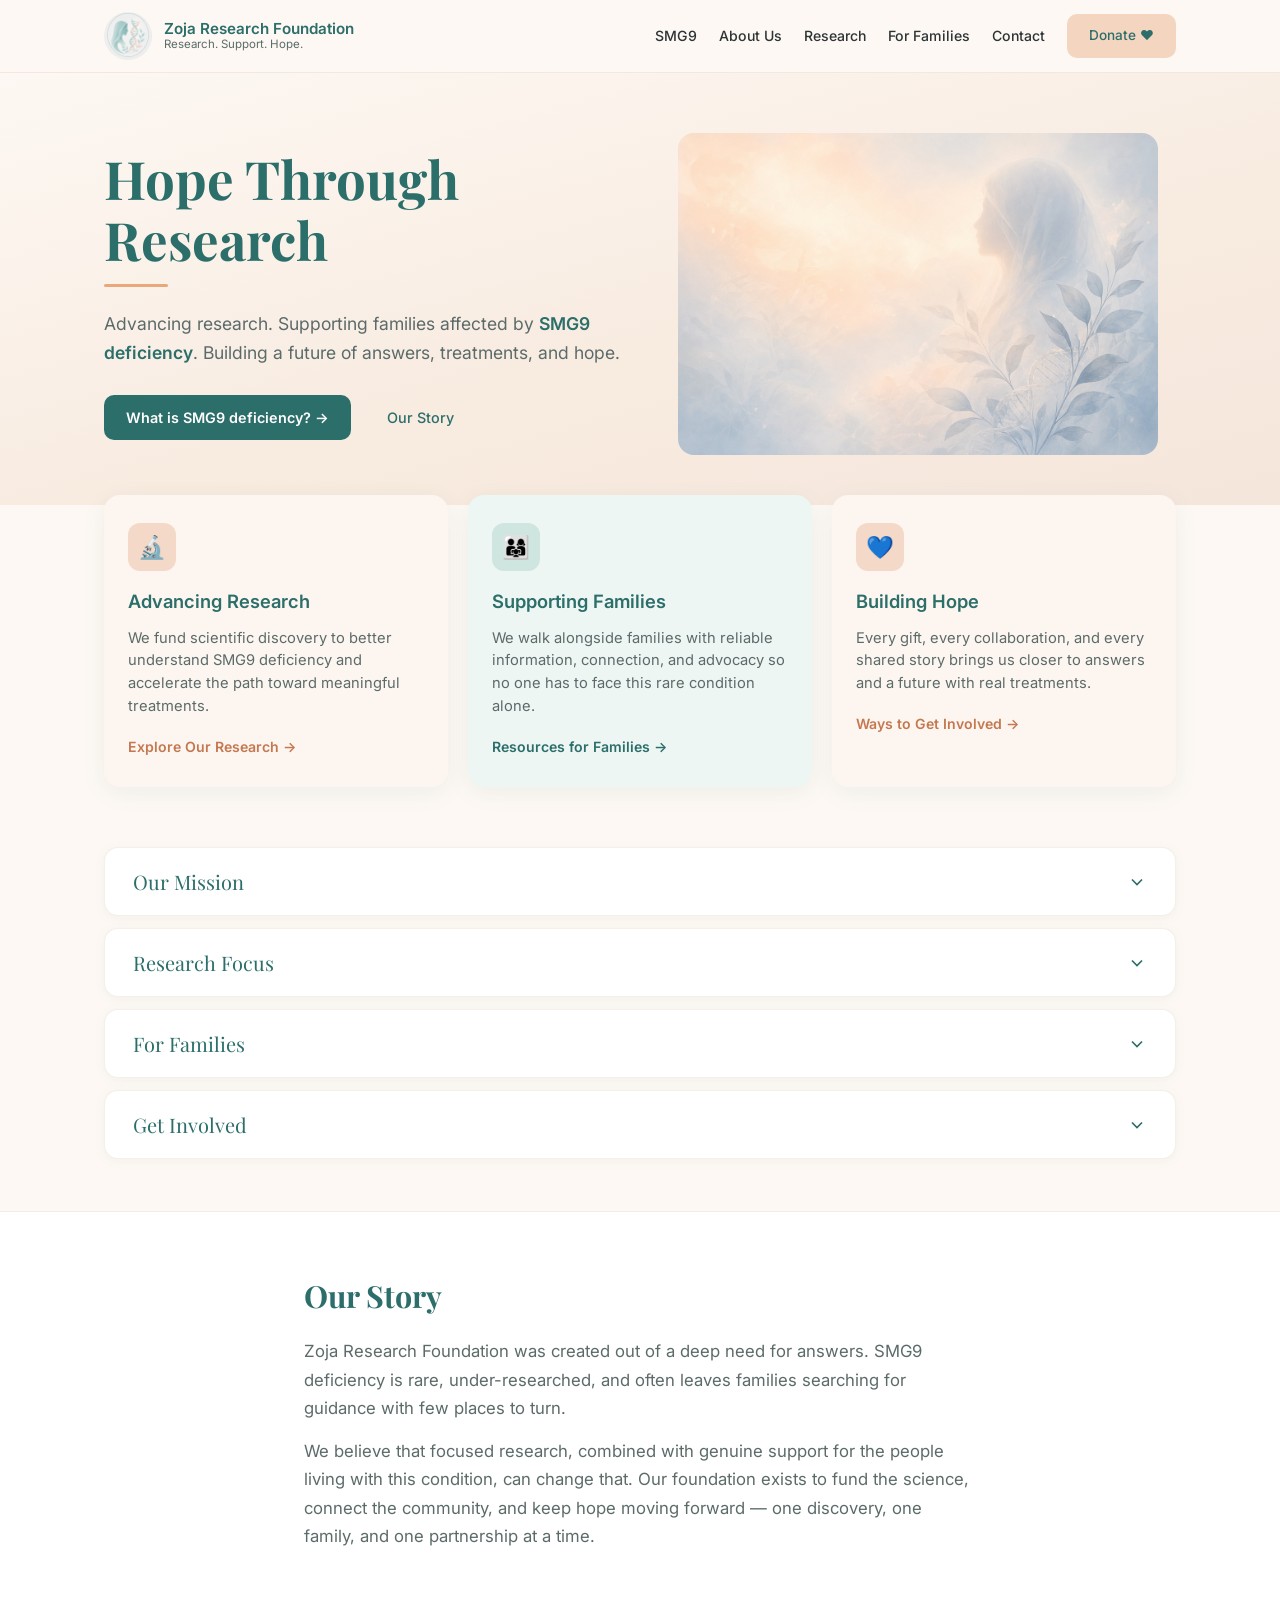
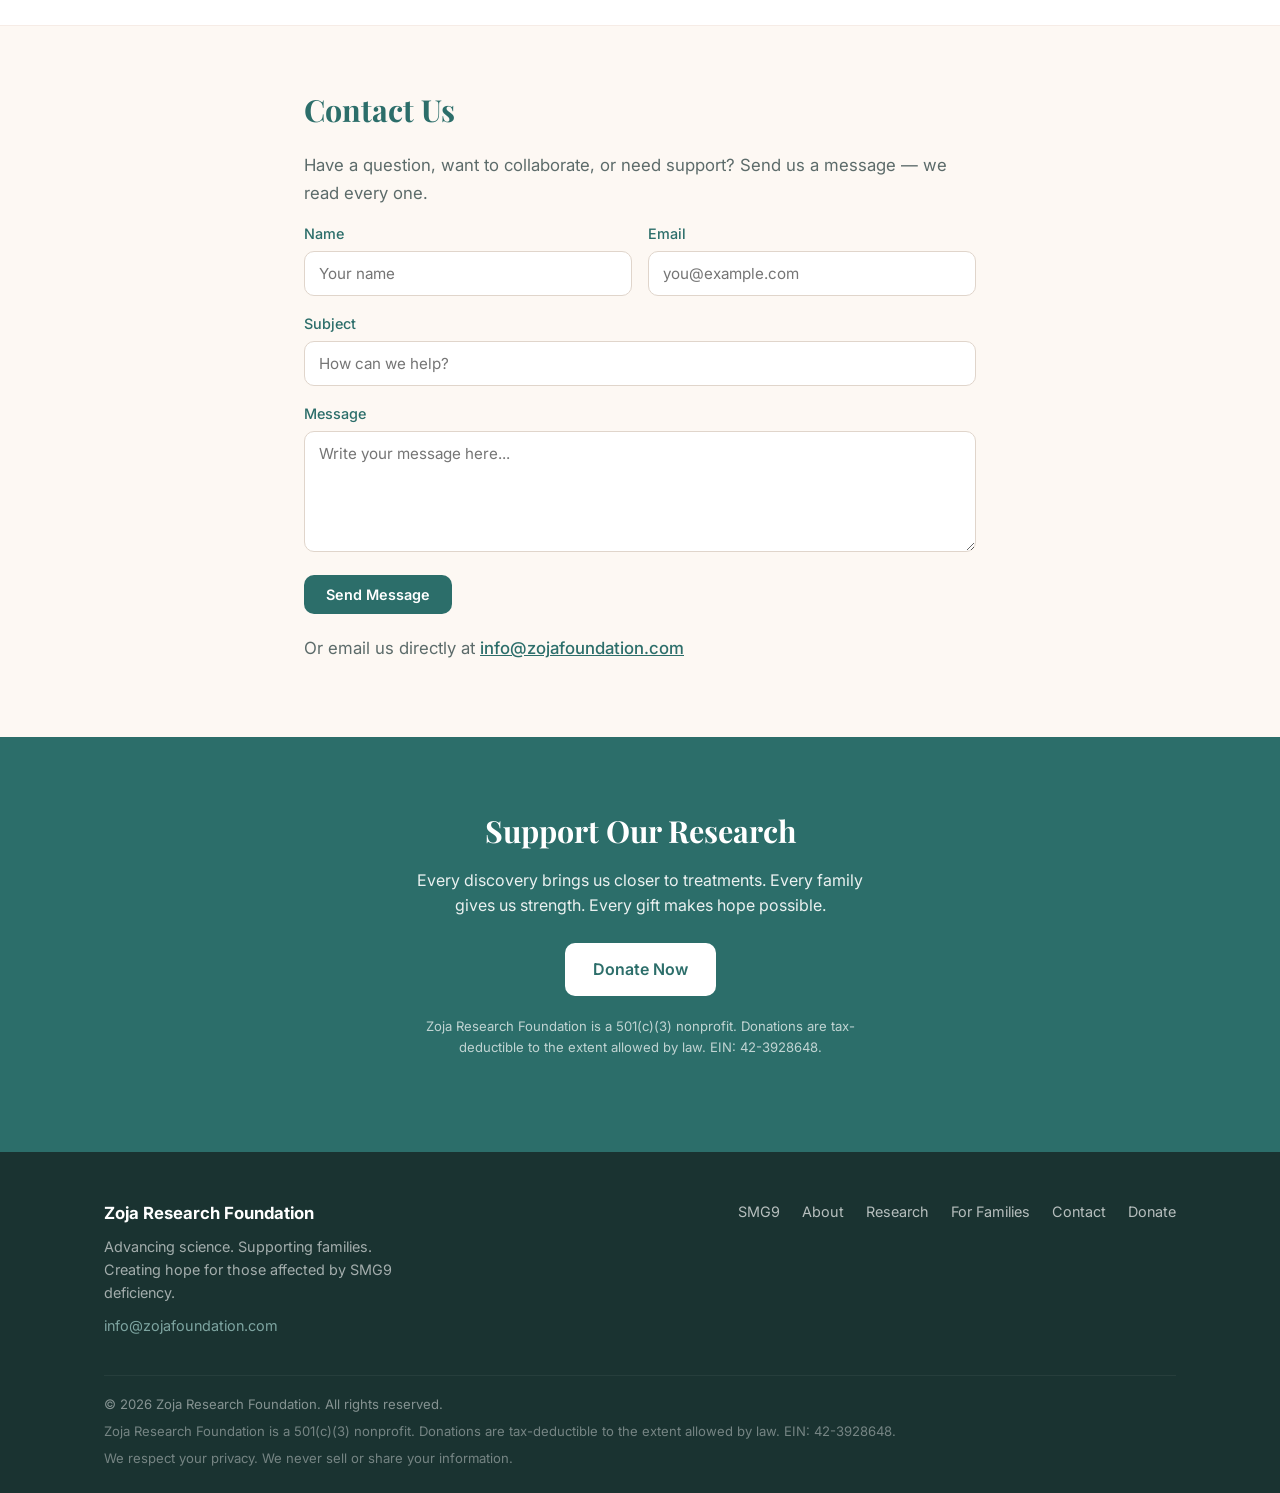
<file: index.html>
<!DOCTYPE html>
<html lang="en">
<head>
  <meta charset="UTF-8" />
  <meta name="viewport" content="width=device-width, initial-scale=1.0" />
  <title>SMG9 Deficiency Research | Zoja Research Foundation</title>
  <meta name="description" content="Zoja Research Foundation funds research into SMG9 deficiency (SMG9 syndrome / heart and brain malformation syndrome) and supports the families living with this rare genetic condition." />
  <link rel="canonical" href="https://zojafoundation.com/" />

  <meta property="og:title" content="SMG9 Deficiency Research | Zoja Research Foundation" />
  <meta property="og:description" content="Funding research into SMG9 deficiency and supporting the families who need answers." />
  <meta property="og:image" content="https://zojafoundation.com/images/share.jpg" />
  <meta property="og:url" content="https://zojafoundation.com" />
  <meta property="og:type" content="website" />
  <meta name="twitter:card" content="summary_large_image" />

  <link rel="stylesheet" href="styles.css" />
  <link rel="icon" href="images/favicon.png" type="image/png" />
  <link rel="apple-touch-icon" href="images/favicon.png" />
  <link rel="preconnect" href="https://fonts.googleapis.com">
  <link rel="preconnect" href="https://fonts.gstatic.com" crossorigin>
  <link href="https://fonts.googleapis.com/css2?family=Inter:wght@400;500;600;700&family=Playfair+Display:wght@600;700&display=swap" rel="stylesheet">
  <script type="application/ld+json">
  {
    "@context": "https://schema.org",
    "@type": "NonprofitOrganization",
    "name": "Zoja Research Foundation",
    "url": "https://zojafoundation.com",
    "email": "info@zojafoundation.com",
    "logo": "https://zojafoundation.com/images/logo.jpg",
    "description": "501(c)(3) nonprofit funding research into SMG9 deficiency and supporting affected families.",
    "nonprofitStatus": "https://schema.org/Nonprofit501c3",
    "taxID": "42-3928648",
    "areaServed": "US"
  }
  </script>
</head>
<body>

  <header class="header">
    <div class="container header-inner">
      <a href="/" class="logo">
        <img src="images/logo.jpg" alt="Zoja Research Foundation logo" class="logo-img" />
        <div class="logo-text">
          <strong>Zoja Research Foundation</strong>
          <span>Research. Support. Hope.</span>
        </div>
      </a>
      <nav class="nav" id="main-nav">
        <a href="/smg9/">SMG9</a>
        <a href="#mission" data-accordion="mission">About Us</a>
        <a href="#research" data-accordion="research">Research</a>
        <a href="#families" data-accordion="families">For Families</a>
        <a href="#contact">Contact</a>
        <a href="/donate" target="_blank" rel="noopener noreferrer" class="btn btn-donate">Donate ♥</a>
      </nav>
      <button class="mobile-menu-btn" id="menu-btn" aria-label="Toggle menu" aria-expanded="false">
        <span></span><span></span><span></span>
      </button>
    </div>
  </header>

  <section class="hero">
    <div class="container hero-grid">
      <div class="hero-content">
        <h1>Hope Through Research</h1>
        <div class="hero-underline"></div>
        <p class="hero-lead">
          Advancing research. Supporting families affected by <strong>SMG9 deficiency</strong>. Building a future of answers, treatments, and hope.
        </p>
        <div class="hero-actions">
          <a href="/smg9/" class="btn btn-primary">What is SMG9 deficiency? →</a>
          <a href="#story" class="btn btn-ghost">Our Story</a>
        </div>
      </div>
      <div class="hero-image">
        <img src="images/zoja.jpg" alt="Soft illustration representing hope, care, and research for SMG9 deficiency" />
      </div>
    </div>
  </section>

  <section class="cards-section">
    <div class="container">
      <div class="cards">
        <div class="card card-peach">
          <div class="card-icon-wrap peach">🔬</div>
          <h3>Advancing Research</h3>
          <p>We fund scientific discovery to better understand SMG9 deficiency and accelerate the path toward meaningful treatments.</p>
          <a href="#research" data-accordion="research" class="card-link">Explore Our Research →</a>
        </div>
        <div class="card card-mint">
          <div class="card-icon-wrap mint">👨‍👩‍👧</div>
          <h3>Supporting Families</h3>
          <p>We walk alongside families with reliable information, connection, and advocacy so no one has to face this rare condition alone.</p>
          <a href="#families" data-accordion="families" class="card-link">Resources for Families →</a>
        </div>
        <div class="card card-peach">
          <div class="card-icon-wrap peach">💙</div>
          <h3>Building Hope</h3>
          <p>Every gift, every collaboration, and every shared story brings us closer to answers and a future with real treatments.</p>
          <a href="#get-involved" data-accordion="get-involved" class="card-link">Ways to Get Involved →</a>
        </div>
      </div>
    </div>
  </section>

  <section class="accordion-section">
    <div class="container">
      <div class="accordion-item" id="mission">
        <button class="accordion-header" aria-expanded="false">
          <span>Our Mission</span>
          <svg class="accordion-icon" width="20" height="20" viewBox="0 0 24 24" fill="none" stroke="currentColor" stroke-width="2"><path d="M6 9l6 6 6-6"/></svg>
        </button>
        <div class="accordion-content">
          <div class="accordion-body">
            <p>Zoja Research Foundation exists to fund patient-centered research into SMG9 deficiency and to support the families living with this rare genetic condition.</p>
            <p>We bring together scientists, clinicians, and families with one shared goal: to uncover answers, advance potential therapies, and make sure no family has to navigate this journey alone.</p>
            <p>Our work is rooted in both rigorous science and deep compassion. Progress in rare disease research depends on focused investment and collaboration — and that is exactly what we are here to drive.</p>
          </div>
        </div>
      </div>

      <div class="accordion-item" id="research">
        <button class="accordion-header" aria-expanded="false">
          <span>Research Focus</span>
          <svg class="accordion-icon" width="20" height="20" viewBox="0 0 24 24" fill="none" stroke="currentColor" stroke-width="2"><path d="M6 9l6 6 6-6"/></svg>
        </button>
        <div class="accordion-content">
          <div class="accordion-body">
            <p>SMG9 deficiency is a rare genetic condition with limited existing research and no established treatments. We focus our efforts on the areas most likely to move the field forward. <a href="/smg9/" class="card-link">Read our SMG9 overview →</a></p>
            <div class="research-list">
              <div class="research-item">
                <h3>Gene Therapy Approaches</h3>
                <p>Supporting exploration of strategies such as AAV-based delivery and readthrough approaches that could one day address the underlying genetic cause.</p>
              </div>
              <div class="research-item">
                <h3>Disease Models</h3>
                <p>Helping develop cellular and animal models so researchers can better study SMG9 function and test potential treatments safely and effectively.</p>
              </div>
              <div class="research-item">
                <h3>Collaborative Science</h3>
                <p>Building partnerships with academic labs and research institutions to share knowledge, reduce duplication, and accelerate progress for this rare condition.</p>
              </div>
            </div>
          </div>
        </div>
      </div>

      <div class="accordion-item" id="families">
        <button class="accordion-header" aria-expanded="false">
          <span>For Families</span>
          <svg class="accordion-icon" width="20" height="20" viewBox="0 0 24 24" fill="none" stroke="currentColor" stroke-width="2"><path d="M6 9l6 6 6-6"/></svg>
        </button>
        <div class="accordion-content">
          <div class="accordion-body">
            <p>If your family is affected by SMG9 deficiency, you are not alone.</p>
            <p>We are here to help you find reliable information, connect with others who understand, and advocate for the research and care your family deserves. Whether you are newly diagnosed or have been on this path for years, our door is open.</p>
            <p>Rare conditions can feel isolating. Our goal is to make sure families have a place to turn — for knowledge, for community, and for hope.</p>
            <a href="#contact" class="btn btn-primary" style="margin-top: 1.25rem;">Connect With Us</a>
          </div>
        </div>
      </div>

      <div class="accordion-item" id="get-involved">
        <button class="accordion-header" aria-expanded="false">
          <span>Get Involved</span>
          <svg class="accordion-icon" width="20" height="20" viewBox="0 0 24 24" fill="none" stroke="currentColor" stroke-width="2"><path d="M6 9l6 6 6-6"/></svg>
        </button>
        <div class="accordion-content">
          <div class="accordion-body">
            <p>Progress in rare disease research depends on people who choose to act. There are several meaningful ways to help.</p>
            <div class="involve-grid">
              <div class="involve-card">
                <h3>Donate</h3>
                <p>Your gift directly supports research into SMG9 deficiency and helps sustain the families who need answers most.</p>
                <a href="/donate" target="_blank" rel="noopener noreferrer" class="card-link">Make a Gift →</a>
              </div>
              <div class="involve-card">
                <h3>Share Our Story</h3>
                <p>Help raise awareness. Sharing information about SMG9 deficiency and our mission brings new supporters and researchers into the work.</p>
              </div>
              <div class="involve-card">
                <h3>Partner With Us</h3>
                <p>Researchers, clinicians, and organizations interested in collaboration are warmly invited to reach out.</p>
                <a href="#contact" class="card-link">Contact Us →</a>
              </div>
            </div>
          </div>
        </div>
      </div>
    </div>
  </section>

  <section id="story" class="section story-section">
    <div class="container narrow">
      <h2>Our Story</h2>
      <p>Zoja Research Foundation was created out of a deep need for answers. SMG9 deficiency is rare, under-researched, and often leaves families searching for guidance with few places to turn.</p>
      <p>We believe that focused research, combined with genuine support for the people living with this condition, can change that. Our foundation exists to fund the science, connect the community, and keep hope moving forward — one discovery, one family, and one partnership at a time.</p>
    </div>
  </section>

  <section id="contact" class="section">
    <div class="container narrow">
      <h2>Contact Us</h2>
      <p class="section-lead">Have a question, want to collaborate, or need support? Send us a message — we read every one.</p>
      <form id="contact-form" action="https://formspree.io/f/mwlezavn" method="POST" class="contact-form">
        <div class="form-row">
          <div class="form-group">
            <label for="name">Name</label>
            <input type="text" id="name" name="name" required placeholder="Your name">
          </div>
          <div class="form-group">
            <label for="email">Email</label>
            <input type="email" id="email" name="email" required placeholder="you@example.com">
          </div>
        </div>
        <div class="form-group">
          <label for="subject">Subject</label>
          <input type="text" id="subject" name="subject" placeholder="How can we help?">
        </div>
        <div class="form-group">
          <label for="message">Message</label>
          <textarea id="message" name="message" rows="5" required placeholder="Write your message here..."></textarea>
        </div>
        <button type="submit" class="btn btn-primary" id="submit-btn">Send Message</button>
      </form>
      <div id="form-success" class="form-success" hidden>
        <div class="success-icon">✓</div>
        <h3>Thank you</h3>
        <p>Your message has been sent. We’ll get back to you as soon as we can.</p>
      </div>
      <p class="contact-note">Or email us directly at <a href="mailto:info@zojafoundation.com">info@zojafoundation.com</a></p>
    </div>
  </section>

  <section id="donate" class="donate-cta">
    <div class="container">
      <h2>Support Our Research</h2>
      <p>Every discovery brings us closer to treatments. Every family gives us strength. Every gift makes hope possible.</p>
      <a href="/donate" target="_blank" rel="noopener noreferrer" class="btn btn-white">Donate Now</a>
      <p class="note">Zoja Research Foundation is a 501(c)(3) nonprofit. Donations are tax-deductible to the extent allowed by law. EIN: 42-3928648.</p>
    </div>
  </section>

  <footer class="footer">
    <div class="container">
      <div class="footer-grid">
        <div class="footer-brand">
          <strong>Zoja Research Foundation</strong>
          <p>Advancing science. Supporting families. Creating hope for those affected by SMG9 deficiency.</p>
          <p class="footer-email"><a href="mailto:info@zojafoundation.com">info@zojafoundation.com</a></p>
        </div>
        <div class="footer-links">
          <a href="/smg9/">SMG9</a>
          <a href="#mission" data-accordion="mission">About</a>
          <a href="#research" data-accordion="research">Research</a>
          <a href="#families" data-accordion="families">For Families</a>
          <a href="#contact">Contact</a>
          <a href="/donate" target="_blank" rel="noopener noreferrer">Donate</a>
        </div>
      </div>
      <div class="footer-bottom">
        <p>&copy; 2026 Zoja Research Foundation. All rights reserved.</p>
        <p class="privacy-note">Zoja Research Foundation is a 501(c)(3) nonprofit. Donations are tax-deductible to the extent allowed by law. EIN: 42-3928648.</p>
        <p class="privacy-note">We respect your privacy. We never sell or share your information.</p>
      </div>
    </div>
  </footer>

  <script>
    const menuBtn = document.getElementById('menu-btn');
    const nav = document.getElementById('main-nav');
    const HEADER_OFFSET = 100;

    menuBtn.addEventListener('click', () => {
      const isOpen = nav.classList.toggle('open');
      menuBtn.classList.toggle('open');
      menuBtn.setAttribute('aria-expanded', isOpen);
    });

    function closeAllAccordions() {
      document.querySelectorAll('.accordion-item').forEach(item => {
        item.classList.remove('open');
        item.querySelector('.accordion-header').setAttribute('aria-expanded', 'false');
      });
    }

    function openAccordion(id) {
      closeAllAccordions();
      const item = document.getElementById(id);
      if (item) {
        item.classList.add('open');
        item.querySelector('.accordion-header').setAttribute('aria-expanded', 'true');
      }
    }

    function scrollToElement(el) {
      const top = el.getBoundingClientRect().top + window.scrollY - HEADER_OFFSET;
      window.scrollTo({ top: Math.max(0, top), behavior: 'smooth' });
    }

    document.querySelectorAll('.accordion-header').forEach(header => {
      header.addEventListener('click', () => {
        const item = header.parentElement;
        const isOpen = item.classList.contains('open');
        closeAllAccordions();
        if (!isOpen) {
          item.classList.add('open');
          header.setAttribute('aria-expanded', 'true');
        }
      });
    });

    document.querySelectorAll('[data-accordion]').forEach(link => {
      link.addEventListener('click', (e) => {
        const id = link.getAttribute('data-accordion');
        const target = document.getElementById(id);
        if (!target) return;
        e.preventDefault();
        nav.classList.remove('open');
        menuBtn.classList.remove('open');
        menuBtn.setAttribute('aria-expanded', 'false');
        openAccordion(id);
        setTimeout(() => { scrollToElement(target); }, 230);
        history.pushState(null, '', '#' + id);
      });
    });

    document.querySelectorAll('a[href="#contact"], a[href="#story"]').forEach(link => {
      link.addEventListener('click', (e) => {
        const target = document.querySelector(link.getAttribute('href'));
        if (!target) return;
        e.preventDefault();
        nav.classList.remove('open');
        menuBtn.classList.remove('open');
        menuBtn.setAttribute('aria-expanded', 'false');
        scrollToElement(target);
        history.pushState(null, '', link.getAttribute('href'));
      });
    });

    const form = document.getElementById('contact-form');
    const success = document.getElementById('form-success');
    const submitBtn = document.getElementById('submit-btn');

    if (form) {
      form.addEventListener('submit', async (e) => {
        e.preventDefault();
        submitBtn.disabled = true;
        submitBtn.textContent = 'Sending…';
        try {
          const data = new FormData(form);
          const res = await fetch(form.action, {
            method: 'POST',
            body: data,
            headers: { 'Accept': 'application/json' }
          });
          if (res.ok) {
            form.hidden = true;
            success.hidden = false;
          } else {
            submitBtn.disabled = false;
            submitBtn.textContent = 'Send Message';
            alert('Something went wrong. Please try again or email us directly.');
          }
        } catch (err) {
          submitBtn.disabled = false;
          submitBtn.textContent = 'Send Message';
          alert('Something went wrong. Please try again or email us directly.');
        }
      });
    }

    if (window.location.hash) {
      const id = window.location.hash.slice(1);
      const target = document.getElementById(id);
      if (target) {
        if (target.classList.contains('accordion-item')) openAccordion(id);
        setTimeout(() => { scrollToElement(target); }, 150);
      }
    }
  </script>
</body>
</html>
</file>
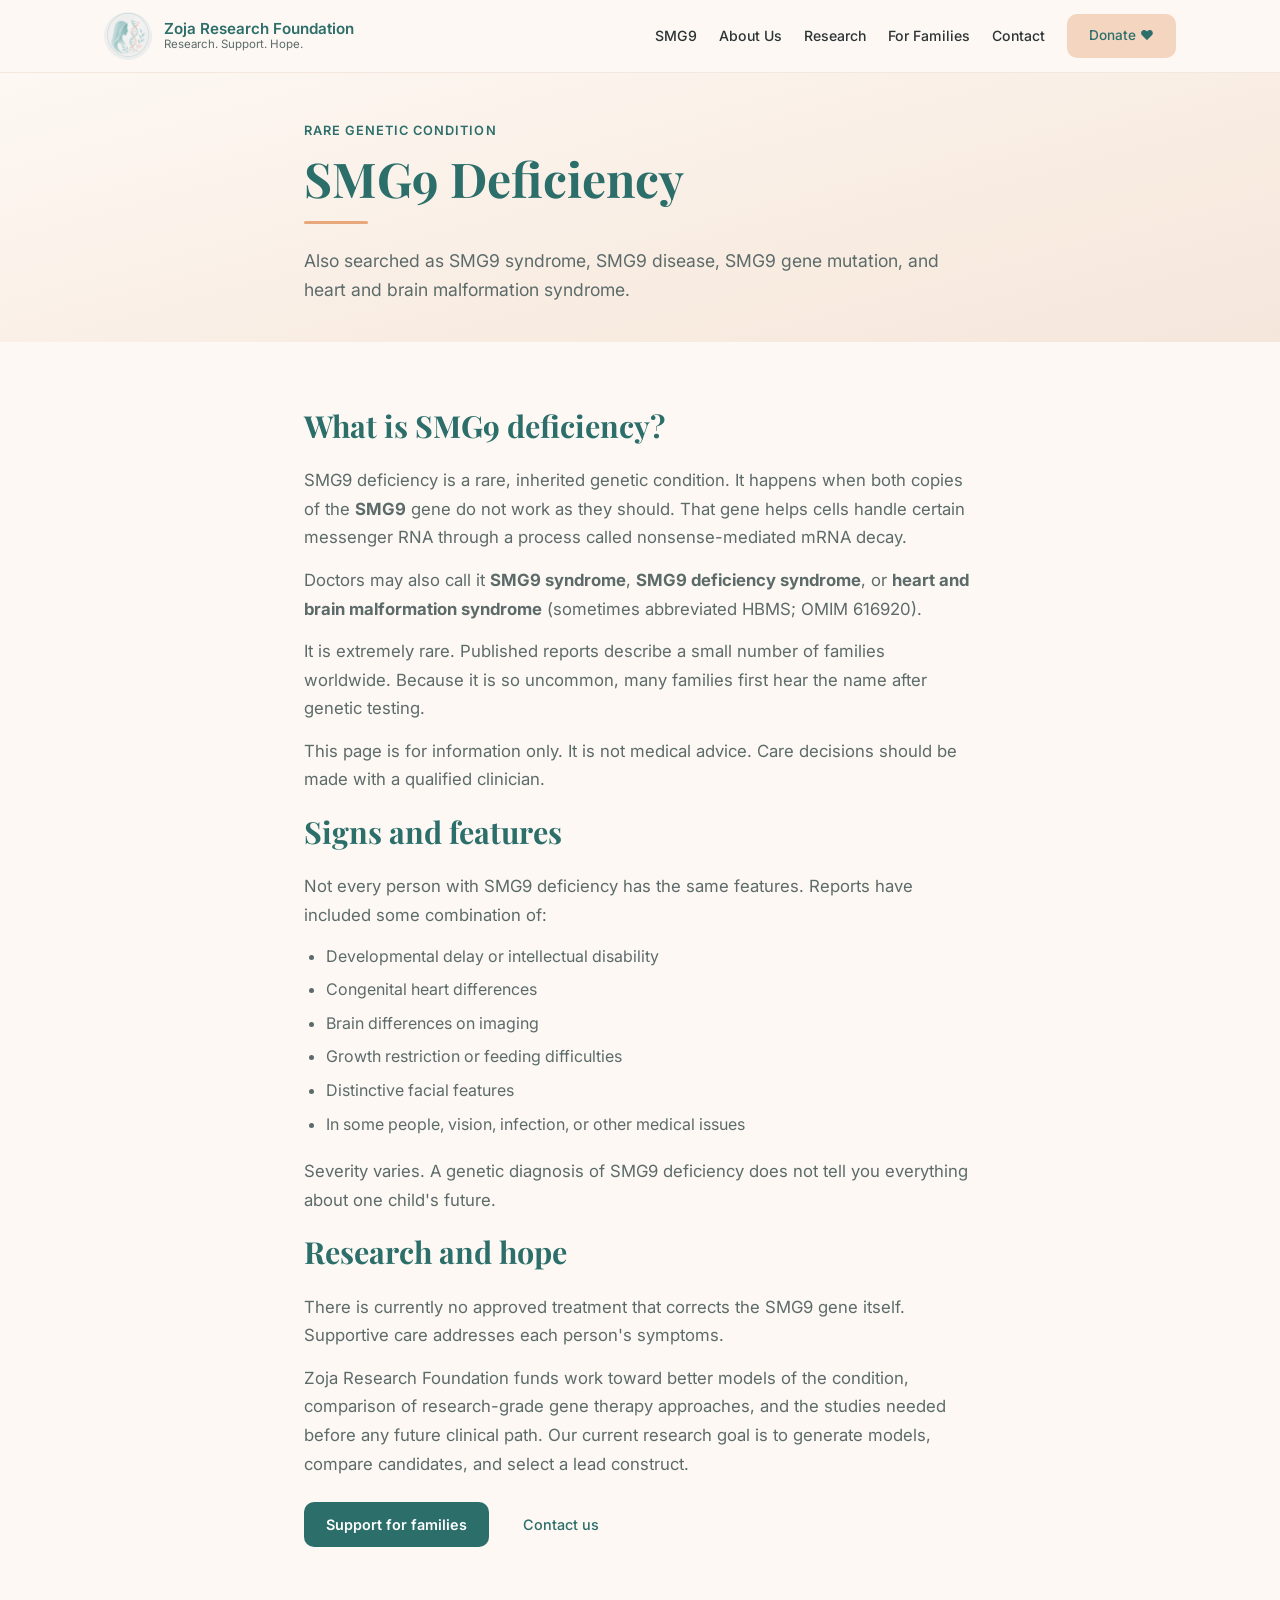
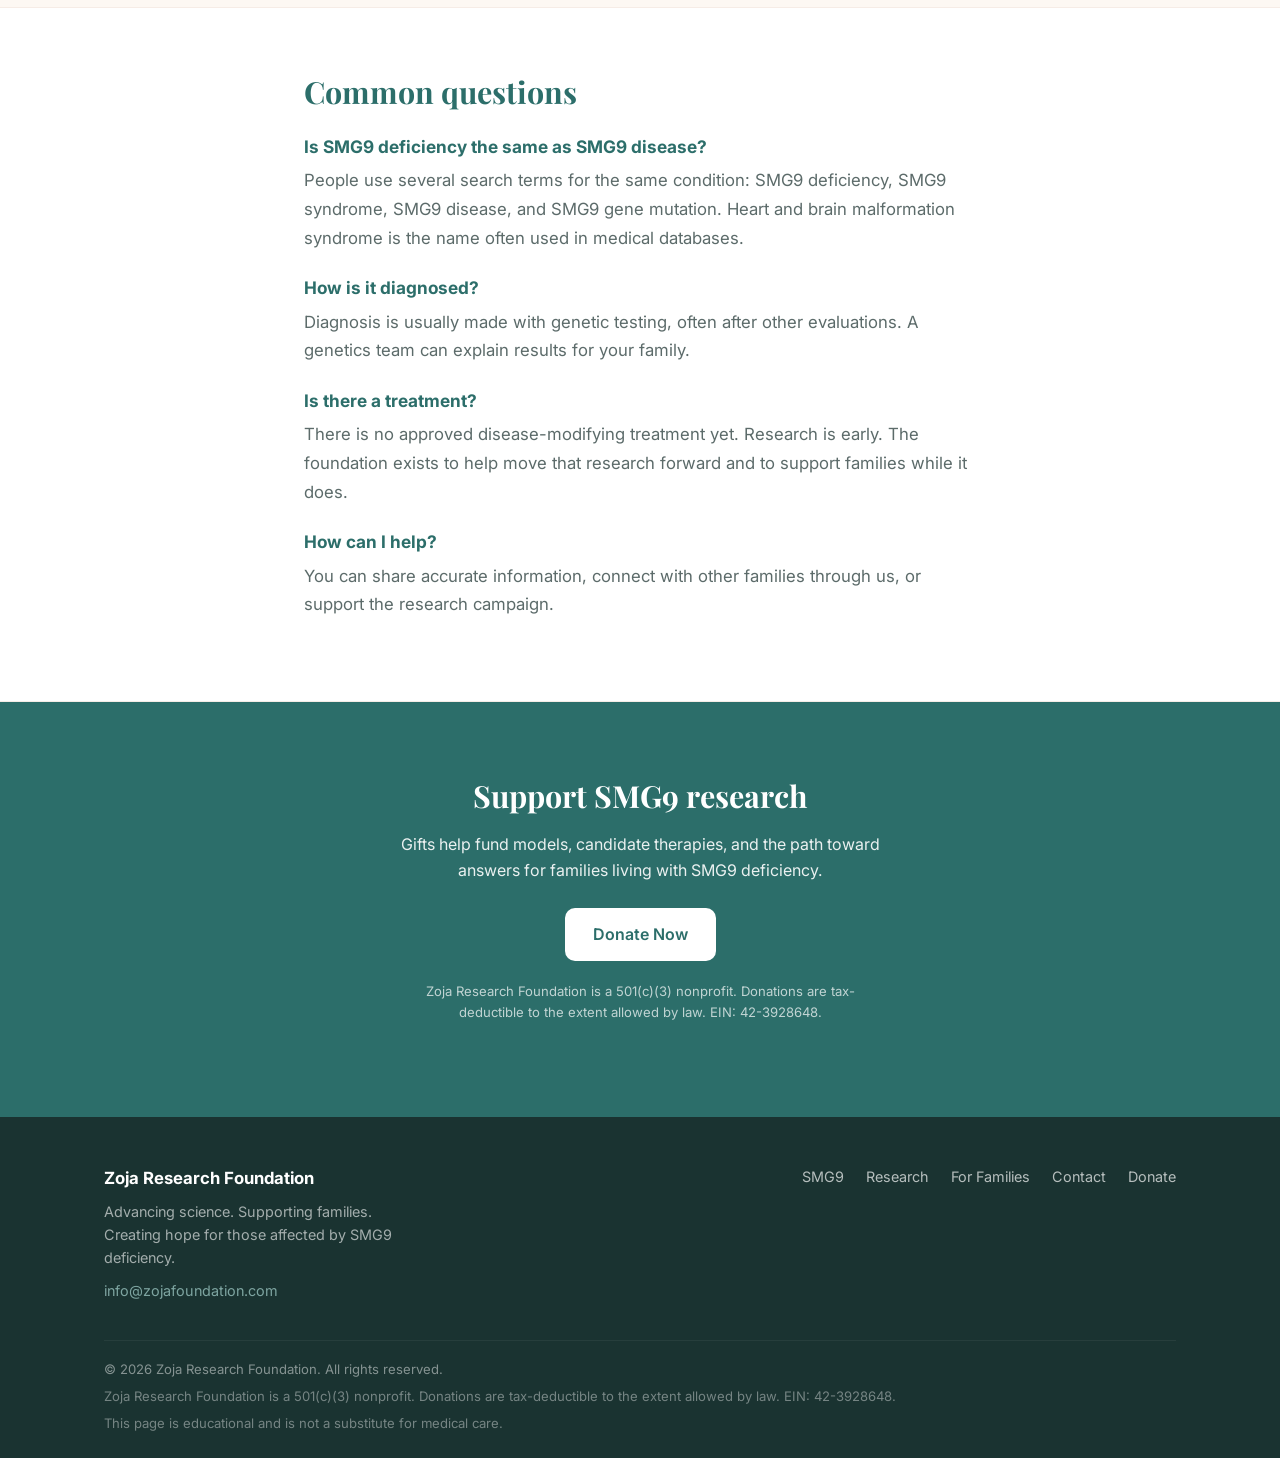
<file: smg9/index.html>
<!DOCTYPE html>
<html lang="en">
<head>
  <meta charset="UTF-8" />
  <meta name="viewport" content="width=device-width, initial-scale=1.0" />
  <title>SMG9 Deficiency | SMG9 Syndrome & Research | Zoja Research Foundation</title>
  <meta name="description" content="What is SMG9 deficiency (also called SMG9 syndrome or heart and brain malformation syndrome)? Learn about this rare genetic condition, other names families search, and how Zoja Research Foundation funds research and supports families." />
  <link rel="canonical" href="https://zojafoundation.com/smg9/" />
  <meta property="og:title" content="SMG9 Deficiency | Zoja Research Foundation" />
  <meta property="og:description" content="A plain-language overview of SMG9 deficiency, also known as SMG9 syndrome or heart and brain malformation syndrome." />
  <meta property="og:image" content="https://zojafoundation.com/images/share.jpg" />
  <meta property="og:url" content="https://zojafoundation.com/smg9/" />
  <meta property="og:type" content="article" />
  <meta name="twitter:card" content="summary_large_image" />
  <link rel="stylesheet" href="../styles.css" />
  <link rel="icon" href="../images/favicon.png" type="image/png" />
  <link rel="apple-touch-icon" href="../images/favicon.png" />
  <link rel="preconnect" href="https://fonts.googleapis.com">
  <link rel="preconnect" href="https://fonts.gstatic.com" crossorigin>
  <link href="https://fonts.googleapis.com/css2?family=Inter:wght@400;500;600;700&family=Playfair+Display:wght@600;700&display=swap" rel="stylesheet">
  <script type="application/ld+json">
  {
    "@context": "https://schema.org",
    "@type": "MedicalWebPage",
    "name": "SMG9 Deficiency",
    "url": "https://zojafoundation.com/smg9/",
    "description": "Information about SMG9 deficiency, also called SMG9 syndrome or heart and brain malformation syndrome.",
    "about": {
      "@type": "MedicalCondition",
      "name": "SMG9 deficiency",
      "alternateName": ["SMG9 syndrome", "SMG9 deficiency syndrome", "heart and brain malformation syndrome", "HBMS"],
      "code": {
        "@type": "MedicalCode",
        "code": "616920",
        "codingSystem": "OMIM"
      }
    },
    "publisher": {
      "@type": "NonprofitOrganization",
      "name": "Zoja Research Foundation",
      "url": "https://zojafoundation.com",
      "email": "info@zojafoundation.com",
      "nonprofitStatus": "https://schema.org/Nonprofit501c3",
      "taxID": "42-3928648"
    }
  }
  </script>
  <script type="application/ld+json">
  {
    "@context": "https://schema.org",
    "@type": "FAQPage",
    "mainEntity": [
      {
        "@type": "Question",
        "name": "What is SMG9 deficiency?",
        "acceptedAnswer": {
          "@type": "Answer",
          "text": "SMG9 deficiency is a rare genetic condition caused by changes in both copies of the SMG9 gene. It is also called SMG9 syndrome or heart and brain malformation syndrome. Features can include developmental delay, differences in the heart and brain, growth issues, and distinctive facial features. Not every person has the same symptoms."
        }
      },
      {
        "@type": "Question",
        "name": "Is SMG9 deficiency the same as SMG9 disease or SMG9 syndrome?",
        "acceptedAnswer": {
          "@type": "Answer",
          "text": "Families and clinicians use several names for the same condition, including SMG9 deficiency, SMG9 syndrome, SMG9 deficiency syndrome, and heart and brain malformation syndrome. They generally refer to the rare disorder linked to the SMG9 gene."
        }
      },
      {
        "@type": "Question",
        "name": "Is there a treatment for SMG9 deficiency?",
        "acceptedAnswer": {
          "@type": "Answer",
          "text": "There is currently no approved treatment that corrects the underlying SMG9 gene problem. Care focuses on each person's symptoms. Zoja Research Foundation funds research toward better understanding and future therapies."
        }
      }
    ]
  }
  </script>
</head>
<body>
  <header class="header">
    <div class="container header-inner">
      <a href="/" class="logo">
        <img src="../images/logo.jpg" alt="Zoja Research Foundation logo" class="logo-img" />
        <div class="logo-text">
          <strong>Zoja Research Foundation</strong>
          <span>Research. Support. Hope.</span>
        </div>
      </a>
      <nav class="nav" id="main-nav">
        <a href="/smg9/">SMG9</a>
        <a href="/#mission">About Us</a>
        <a href="/#research">Research</a>
        <a href="/#families">For Families</a>
        <a href="/#contact">Contact</a>
        <a href="/donate" target="_blank" rel="noopener noreferrer" class="btn btn-donate">Donate ♥</a>
      </nav>
      <button class="mobile-menu-btn" id="menu-btn" aria-label="Toggle menu" aria-expanded="false">
        <span></span><span></span><span></span>
      </button>
    </div>
  </header>

  <section class="page-hero">
    <div class="container narrow">
      <p class="page-kicker">Rare genetic condition</p>
      <h1>SMG9 Deficiency</h1>
      <div class="hero-underline"></div>
      <p class="hero-lead">Also searched as SMG9 syndrome, SMG9 disease, SMG9 gene mutation, and heart and brain malformation syndrome.</p>
    </div>
  </section>

  <section class="section">
    <div class="container narrow">
      <h2>What is SMG9 deficiency?</h2>
      <p>SMG9 deficiency is a rare, inherited genetic condition. It happens when both copies of the <strong>SMG9</strong> gene do not work as they should. That gene helps cells handle certain messenger RNA through a process called nonsense-mediated mRNA decay.</p>
      <p>Doctors may also call it <strong>SMG9 syndrome</strong>, <strong>SMG9 deficiency syndrome</strong>, or <strong>heart and brain malformation syndrome</strong> (sometimes abbreviated HBMS; OMIM 616920).</p>
      <p>It is extremely rare. Published reports describe a small number of families worldwide. Because it is so uncommon, many families first hear the name after genetic testing.</p>
      <p>This page is for information only. It is not medical advice. Care decisions should be made with a qualified clinician.</p>

      <h2>Signs and features</h2>
      <p>Not every person with SMG9 deficiency has the same features. Reports have included some combination of:</p>
      <ul class="content-list">
        <li>Developmental delay or intellectual disability</li>
        <li>Congenital heart differences</li>
        <li>Brain differences on imaging</li>
        <li>Growth restriction or feeding difficulties</li>
        <li>Distinctive facial features</li>
        <li>In some people, vision, infection, or other medical issues</li>
      </ul>
      <p>Severity varies. A genetic diagnosis of SMG9 deficiency does not tell you everything about one child's future.</p>

      <h2>Research and hope</h2>
      <p>There is currently no approved treatment that corrects the SMG9 gene itself. Supportive care addresses each person's symptoms.</p>
      <p>Zoja Research Foundation funds work toward better models of the condition, comparison of research-grade gene therapy approaches, and the studies needed before any future clinical path. Our current research goal is to generate models, compare candidates, and select a lead construct.</p>

      <div class="page-actions">
        <a href="/#families" class="btn btn-primary">Support for families</a>
        <a href="/#contact" class="btn btn-ghost">Contact us</a>
      </div>
    </div>
  </section>

  <section class="section story-section">
    <div class="container narrow">
      <h2>Common questions</h2>
      <div class="faq-item">
        <h3>Is SMG9 deficiency the same as SMG9 disease?</h3>
        <p>People use several search terms for the same condition: SMG9 deficiency, SMG9 syndrome, SMG9 disease, and SMG9 gene mutation. Heart and brain malformation syndrome is the name often used in medical databases.</p>
      </div>
      <div class="faq-item">
        <h3>How is it diagnosed?</h3>
        <p>Diagnosis is usually made with genetic testing, often after other evaluations. A genetics team can explain results for your family.</p>
      </div>
      <div class="faq-item">
        <h3>Is there a treatment?</h3>
        <p>There is no approved disease-modifying treatment yet. Research is early. The foundation exists to help move that research forward and to support families while it does.</p>
      </div>
      <div class="faq-item">
        <h3>How can I help?</h3>
        <p>You can share accurate information, connect with other families through us, or support the research campaign.</p>
      </div>
    </div>
  </section>

  <section id="donate" class="donate-cta">
    <div class="container">
      <h2>Support SMG9 research</h2>
      <p>Gifts help fund models, candidate therapies, and the path toward answers for families living with SMG9 deficiency.</p>
      <a href="/donate" target="_blank" rel="noopener noreferrer" class="btn btn-white">Donate Now</a>
      <p class="note">Zoja Research Foundation is a 501(c)(3) nonprofit. Donations are tax-deductible to the extent allowed by law. EIN: 42-3928648.</p>
    </div>
  </section>

  <footer class="footer">
    <div class="container">
      <div class="footer-grid">
        <div class="footer-brand">
          <strong>Zoja Research Foundation</strong>
          <p>Advancing science. Supporting families. Creating hope for those affected by SMG9 deficiency.</p>
          <p class="footer-email"><a href="mailto:info@zojafoundation.com">info@zojafoundation.com</a></p>
        </div>
        <div class="footer-links">
          <a href="/smg9/">SMG9</a>
          <a href="/#research">Research</a>
          <a href="/#families">For Families</a>
          <a href="/#contact">Contact</a>
          <a href="/donate" target="_blank" rel="noopener noreferrer">Donate</a>
        </div>
      </div>
      <div class="footer-bottom">
        <p>&copy; 2026 Zoja Research Foundation. All rights reserved.</p>
        <p class="privacy-note">Zoja Research Foundation is a 501(c)(3) nonprofit. Donations are tax-deductible to the extent allowed by law. EIN: 42-3928648.</p>
        <p class="privacy-note">This page is educational and is not a substitute for medical care.</p>
      </div>
    </div>
  </footer>

  <script>
    const menuBtn = document.getElementById('menu-btn');
    const nav = document.getElementById('main-nav');
    menuBtn.addEventListener('click', () => {
      const isOpen = nav.classList.toggle('open');
      menuBtn.classList.toggle('open');
      menuBtn.setAttribute('aria-expanded', isOpen);
    });
  </script>
</body>
</html>
</file>
<file: styles.css>
/* ===== Base ===== */
*, *::before, *::after { box-sizing: border-box; margin: 0; padding: 0; }

:root {
  --cream: #fdf8f3;
  --peach: #f8e8dc;
  --mint: #e8f2ef;
  --teal: #2c6e6a;
  --teal-light: #3d8b86;
  --text: #2d3436;
  --text-soft: #5c6b6a;
  --white: #ffffff;
  --radius: 16px;
  --shadow: 0 6px 24px rgba(44, 110, 106, 0.07);
  --header-height: 72px;
}

html { scroll-behavior: smooth; }

body {
  font-family: 'Inter', system-ui, -apple-system, sans-serif;
  color: var(--text);
  background: var(--cream);
  line-height: 1.6;
  font-size: 16px;
}

a { color: inherit; text-decoration: none; }

.container {
  width: 100%;
  max-width: 1120px;
  margin: 0 auto;
  padding: 0 24px;
}

.narrow { max-width: 720px; }

/* ===== Header ===== */
.header {
  position: sticky;
  top: 0;
  z-index: 100;
  background: rgba(253, 248, 243, 0.95);
  backdrop-filter: blur(12px);
  border-bottom: 1px solid rgba(232, 208, 192, 0.4);
}

.header-inner {
  display: flex;
  align-items: center;
  justify-content: space-between;
  height: var(--header-height);
  position: relative;
}

.logo {
  display: flex;
  align-items: center;
  gap: 12px;
  z-index: 2;
}

.logo-img {
  width: 48px;
  height: 48px;
  border-radius: 50%;
  object-fit: cover;
  flex-shrink: 0;
}

.logo-text {
  display: flex;
  flex-direction: column;
  line-height: 1.2;
}

.logo-text strong {
  font-size: 0.95rem;
  color: var(--teal);
  font-weight: 600;
}

.logo-text span {
  font-size: 0.72rem;
  color: var(--text-soft);
}

.nav {
  display: flex;
  align-items: center;
  gap: 22px;
}

.nav a,
.nav .btn-donate {
  font-size: 0.88rem;
  font-weight: 500;
  color: var(--text);
  transition: color 0.2s;
}

.nav a:hover { color: var(--teal); }

.btn-donate {
  background: #f3d5c0;
  color: var(--teal) !important;
  padding: 8px 16px;
  border-radius: 999px;
  font-weight: 600;
  font-size: 0.85rem !important;
  font-family: inherit;
  border: none;
  cursor: pointer;
}

.btn-donate:hover { background: #eec9ae; }

.mobile-menu-btn {
  display: none;
  background: none;
  border: none;
  cursor: pointer;
  flex-direction: column;
  gap: 5px;
  padding: 8px;
  z-index: 2;
}

.mobile-menu-btn span {
  display: block;
  width: 22px;
  height: 2px;
  background: var(--teal);
  border-radius: 2px;
  transition: all 0.25s ease;
}

.mobile-menu-btn.open span:nth-child(1) {
  transform: translateY(7px) rotate(45deg);
}
.mobile-menu-btn.open span:nth-child(2) {
  opacity: 0;
}
.mobile-menu-btn.open span:nth-child(3) {
  transform: translateY(-7px) rotate(-45deg);
}

/* ===== Buttons ===== */
.btn {
  display: inline-flex;
  align-items: center;
  justify-content: center;
  padding: 11px 22px;
  border-radius: 10px;
  font-weight: 600;
  font-size: 0.9rem;
  transition: all 0.2s;
  border: none;
  cursor: pointer;
  font-family: inherit;
}

.btn-primary {
  background: var(--teal);
  color: white;
}

.btn-primary:hover {
  background: var(--teal-light);
  transform: translateY(-1px);
}

.btn-primary:disabled {
  opacity: 0.7;
  cursor: not-allowed;
  transform: none;
}

.btn-ghost {
  background: transparent;
  color: var(--teal);
  font-weight: 500;
}

.btn-white {
  background: white;
  color: var(--teal);
  padding: 14px 28px;
  font-size: 1rem;
}

.btn-white:hover { background: var(--peach); }

button.card-link {
  background: none;
  border: none;
  padding: 0;
  font: inherit;
  cursor: pointer;
}

/* ===== Hero ===== */
.hero {
  padding: 60px 0 50px;
  background: linear-gradient(165deg, #fdf8f3 0%, #f8ebe0 60%, #f5e6dc 100%);
  overflow: hidden;
}

.hero-grid {
  display: grid;
  grid-template-columns: 1fr 1fr;
  gap: 40px;
  align-items: center;
}

.hero-content {
  max-width: 520px;
}

.hero h1 {
  font-family: 'Playfair Display', Georgia, serif;
  font-size: clamp(2.4rem, 4.5vw, 3.3rem);
  line-height: 1.15;
  color: var(--teal);
  margin-bottom: 14px;
}

.hero-underline {
  width: 64px;
  height: 3px;
  background: #e8a87c;
  border-radius: 2px;
  margin-bottom: 22px;
}

.hero-lead {
  font-size: 1.1rem;
  color: var(--text-soft);
  margin-bottom: 28px;
  line-height: 1.65;
}

.hero-lead strong {
  color: var(--teal);
  font-weight: 600;
}

.hero-actions {
  display: flex;
  flex-wrap: wrap;
  gap: 14px;
  align-items: center;
}

.hero-image {
  display: flex;
  justify-content: center;
  align-items: center;
}

.hero-image img {
  width: 100%;
  max-width: 480px;
  height: auto;
  border-radius: 16px;
  object-fit: cover;
}

/* ===== Cards ===== */
.cards-section {
  padding: 0 0 50px;
  margin-top: -10px;
}

.cards {
  display: grid;
  grid-template-columns: repeat(3, 1fr);
  gap: 20px;
}

.card {
  background: var(--white);
  border-radius: var(--radius);
  padding: 28px 24px;
  box-shadow: var(--shadow);
  transition: transform 0.2s, box-shadow 0.2s;
}

.card:hover {
  transform: translateY(-4px);
  box-shadow: 0 12px 32px rgba(44, 110, 106, 0.1);
}

.card-peach { background: #fdf6f0; }
.card-mint { background: #eef6f4; }

.card-icon-wrap {
  width: 48px;
  height: 48px;
  border-radius: 12px;
  display: flex;
  align-items: center;
  justify-content: center;
  margin-bottom: 16px;
  font-size: 1.4rem;
}

.card-icon-wrap.peach { background: #f5d9c8; }
.card-icon-wrap.mint { background: #cfe5e0; }

.card h3 {
  font-size: 1.15rem;
  color: var(--teal);
  margin-bottom: 10px;
  font-weight: 600;
}

.card p {
  color: var(--text-soft);
  font-size: 0.92rem;
  margin-bottom: 16px;
  line-height: 1.55;
}

.card-link {
  color: #c47850;
  font-weight: 600;
  font-size: 0.88rem;
}

.card-mint .card-link { color: var(--teal); }
.card-link:hover { text-decoration: underline; }

/* ===== Accordion ===== */
.accordion-section {
  padding: 10px 0 40px;
}

.accordion-item {
  background: white;
  border-radius: 14px;
  margin-bottom: 12px;
  box-shadow: 0 2px 12px rgba(44, 110, 106, 0.05);
  overflow: hidden;
  border: 1px solid rgba(232, 208, 192, 0.35);
  transition: box-shadow 0.25s;
  scroll-margin-top: calc(var(--header-height) + 24px);
}

.accordion-item:hover {
  box-shadow: 0 4px 20px rgba(44, 110, 106, 0.08);
}

.accordion-item.open {
  box-shadow: 0 6px 24px rgba(44, 110, 106, 0.1);
}

.accordion-header {
  width: 100%;
  display: flex;
  align-items: center;
  justify-content: space-between;
  padding: 20px 28px;
  background: none;
  border: none;
  cursor: pointer;
  font-family: 'Playfair Display', Georgia, serif;
  font-size: 1.25rem;
  color: var(--teal);
  text-align: left;
  transition: background 0.2s;
}

.accordion-header:hover {
  background: rgba(253, 248, 243, 0.6);
}

.accordion-icon {
  flex-shrink: 0;
  color: var(--teal);
  transition: transform 0.3s ease;
}

.accordion-item.open .accordion-icon {
  transform: rotate(180deg);
}

.accordion-content {
  display: grid;
  grid-template-rows: 0fr;
  transition: grid-template-rows 0.35s ease;
}

.accordion-item.open .accordion-content {
  grid-template-rows: 1fr;
}

.accordion-body {
  overflow: hidden;
  padding: 0 28px;
}

.accordion-item.open .accordion-body {
  padding: 0 28px 28px;
}

.accordion-body p {
  color: var(--text-soft);
  font-size: 1.02rem;
  margin-bottom: 14px;
  line-height: 1.65;
  max-width: 720px;
}

.accordion-body p:last-child {
  margin-bottom: 0;
}

.research-list {
  display: grid;
  grid-template-columns: repeat(3, 1fr);
  gap: 16px;
  margin-top: 20px;
}

.research-item {
  background: var(--cream);
  border-left: 3px solid var(--teal);
  padding: 18px 20px;
  border-radius: 0 12px 12px 0;
}

.research-item h3 {
  color: var(--teal);
  font-size: 1.05rem;
  margin-bottom: 6px;
}

.research-item p {
  font-size: 0.92rem;
  margin-bottom: 0;
  max-width: none;
}

.involve-grid {
  display: grid;
  grid-template-columns: repeat(3, 1fr);
  gap: 16px;
  margin-top: 20px;
}

.involve-card {
  background: var(--cream);
  padding: 20px 22px;
  border-radius: 12px;
}

.involve-card h3 {
  color: var(--teal);
  font-size: 1.05rem;
  margin-bottom: 6px;
}

.involve-card p {
  font-size: 0.92rem;
  margin-bottom: 8px;
  max-width: none;
}

/* ===== Story & Sections ===== */
.section {
  padding: 60px 0;
  scroll-margin-top: calc(var(--header-height) + 24px);
}

.story-section {
  background: var(--white);
  border-top: 1px solid rgba(232, 208, 192, 0.4);
  border-bottom: 1px solid rgba(232, 208, 192, 0.4);
}

.section h2 {
  font-family: 'Playfair Display', Georgia, serif;
  font-size: 1.9rem;
  color: var(--teal);
  margin-bottom: 16px;
}

.section p {
  color: var(--text-soft);
  font-size: 1.05rem;
  line-height: 1.7;
  margin-bottom: 14px;
}

.section-lead {
  margin-bottom: 28px;
}

/* ===== Inner pages ===== */
.page-hero {
  padding: 48px 0 10px;
  background: linear-gradient(165deg, #fdf8f3 0%, #f8ebe0 70%, #f5e6dc 100%);
}

.page-hero h1 {
  font-family: 'Playfair Display', Georgia, serif;
  font-size: clamp(2.1rem, 4vw, 3rem);
  line-height: 1.15;
  color: var(--teal);
  margin-bottom: 14px;
}

.page-kicker {
  font-size: 0.8rem;
  letter-spacing: 0.08em;
  text-transform: uppercase;
  color: var(--teal);
  font-weight: 600;
  margin-bottom: 10px;
}

.content-list {
  margin: 8px 0 20px 22px;
  color: var(--text-soft);
}

.content-list li {
  margin-bottom: 8px;
}

.page-actions {
  display: flex;
  flex-wrap: wrap;
  gap: 12px;
  margin-top: 24px;
}

.faq-item {
  margin-bottom: 22px;
}

.faq-item h3 {
  color: var(--teal);
  font-size: 1.08rem;
  margin-bottom: 6px;
}

/* ===== Contact Form ===== */
.contact-form {
  margin-top: 8px;
}

.form-row {
  display: grid;
  grid-template-columns: 1fr 1fr;
  gap: 16px;
}

.form-group {
  margin-bottom: 16px;
}

.form-group label {
  display: block;
  font-size: 0.9rem;
  font-weight: 500;
  color: var(--teal);
  margin-bottom: 6px;
}

.form-group input,
.form-group textarea {
  width: 100%;
  padding: 12px 14px;
  border: 1.5px solid #e0d5cb;
  border-radius: 10px;
  font-family: inherit;
  font-size: 0.95rem;
  background: white;
  transition: border-color 0.2s;
}

.form-group input:focus,
.form-group textarea:focus {
  outline: none;
  border-color: var(--teal);
}

.form-group textarea {
  resize: vertical;
  min-height: 120px;
}

.form-success {
  text-align: center;
  padding: 40px 20px;
  background: var(--mint);
  border-radius: 14px;
  margin-top: 8px;
}

.success-icon {
  width: 48px;
  height: 48px;
  background: var(--teal);
  color: white;
  border-radius: 50%;
  display: flex;
  align-items: center;
  justify-content: center;
  font-size: 1.4rem;
  margin: 0 auto 16px;
}

.form-success h3 {
  font-family: 'Playfair Display', Georgia, serif;
  color: var(--teal);
  font-size: 1.5rem;
  margin-bottom: 8px;
}

.form-success p {
  color: var(--text-soft);
  margin-bottom: 0;
}

.contact-note {
  margin-top: 20px;
  font-size: 0.9rem;
  color: var(--text-soft);
}

.contact-note a {
  color: var(--teal);
  font-weight: 500;
  text-decoration: underline;
}

/* ===== Donate CTA ===== */
.donate-cta {
  background: var(--teal);
  color: white;
  text-align: center;
  padding: 70px 0;
  scroll-margin-top: calc(var(--header-height) + 24px);
}

.donate-cta h2 {
  font-family: 'Playfair Display', Georgia, serif;
  font-size: 1.9rem;
  margin-bottom: 12px;
}

.donate-cta p {
  opacity: 0.9;
  max-width: 480px;
  margin: 0 auto 24px;
}

.donate-cta .note {
  margin-top: 20px;
  font-size: 0.82rem;
  opacity: 0.7;
}

/* ===== Footer ===== */
.footer {
  background: #1a3331;
  color: rgba(255,255,255,0.85);
  padding: 48px 0 24px;
}

.footer-grid {
  display: flex;
  justify-content: space-between;
  gap: 40px;
  margin-bottom: 28px;
  flex-wrap: wrap;
}

.footer-brand strong {
  display: block;
  color: white;
  font-size: 1.05rem;
  margin-bottom: 8px;
}

.footer-brand p {
  font-size: 0.9rem;
  opacity: 0.7;
  max-width: 320px;
  margin-bottom: 10px;
}

.footer-email a {
  color: #a8d5d0;
  font-size: 0.9rem;
}

.footer-email a:hover {
  text-decoration: underline;
}

.footer-links {
  display: flex;
  gap: 22px;
  flex-wrap: wrap;
  align-items: flex-start;
}

.footer-links a,
.footer-links button {
  font-size: 0.9rem;
  opacity: 0.8;
  background: none;
  border: none;
  color: inherit;
  font-family: inherit;
  cursor: pointer;
  padding: 0;
}

.footer-links a:hover,
.footer-links button:hover { opacity: 1; }

.footer-bottom {
  border-top: 1px solid rgba(255,255,255,0.1);
  padding-top: 18px;
  font-size: 0.82rem;
  opacity: 0.55;
}

.privacy-note {
  margin-top: 6px;
  opacity: 0.85;
}

/* ===== Responsive ===== */
@media (max-width: 900px) {
  .hero-grid {
    grid-template-columns: 1fr;
    text-align: center;
  }
  .hero-content {
    max-width: 100%;
    margin: 0 auto;
  }
  .hero-underline { margin-left: auto; margin-right: auto; }
  .hero-actions { justify-content: center; }
  .hero-image { order: -1; }
  .hero-image img { max-width: 360px; }
  .cards { grid-template-columns: 1fr; }
  .form-row { grid-template-columns: 1fr; }
  .research-list,
  .involve-grid {
    grid-template-columns: 1fr;
  }
}

@media (max-width: 768px) {
  .nav {
    display: none;
    position: absolute;
    top: var(--header-height);
    left: 0;
    right: 0;
    background: var(--cream);
    flex-direction: column;
    padding: 20px 24px 28px;
    gap: 4px;
    border-bottom: 1px solid rgba(232, 208, 192, 0.6);
    box-shadow: 0 12px 24px rgba(0,0,0,0.06);
  }

  .nav.open {
    display: flex;
  }

  .nav a,
  .nav .btn-donate {
    padding: 12px 0;
    font-size: 1rem;
    border-bottom: 1px solid rgba(232, 208, 192, 0.35);
    width: 100%;
    text-align: left;
    border-radius: 0;
    background: transparent;
  }

  .nav .btn-donate {
    color: var(--teal) !important;
    font-weight: 600;
    border-bottom: none;
    margin-top: 8px;
    background: #f3d5c0;
    border-radius: 999px;
    text-align: center;
    padding: 12px 16px;
  }

  .mobile-menu-btn {
    display: flex;
  }

  .logo-text span {
    display: none;
  }

  .accordion-header {
    font-size: 1.15rem;
    padding: 18px 20px;
  }

  .accordion-body {
    padding: 0 20px;
  }

  .accordion-item.open .accordion-body {
    padding: 0 20px 22px;
  }
}
</file>
